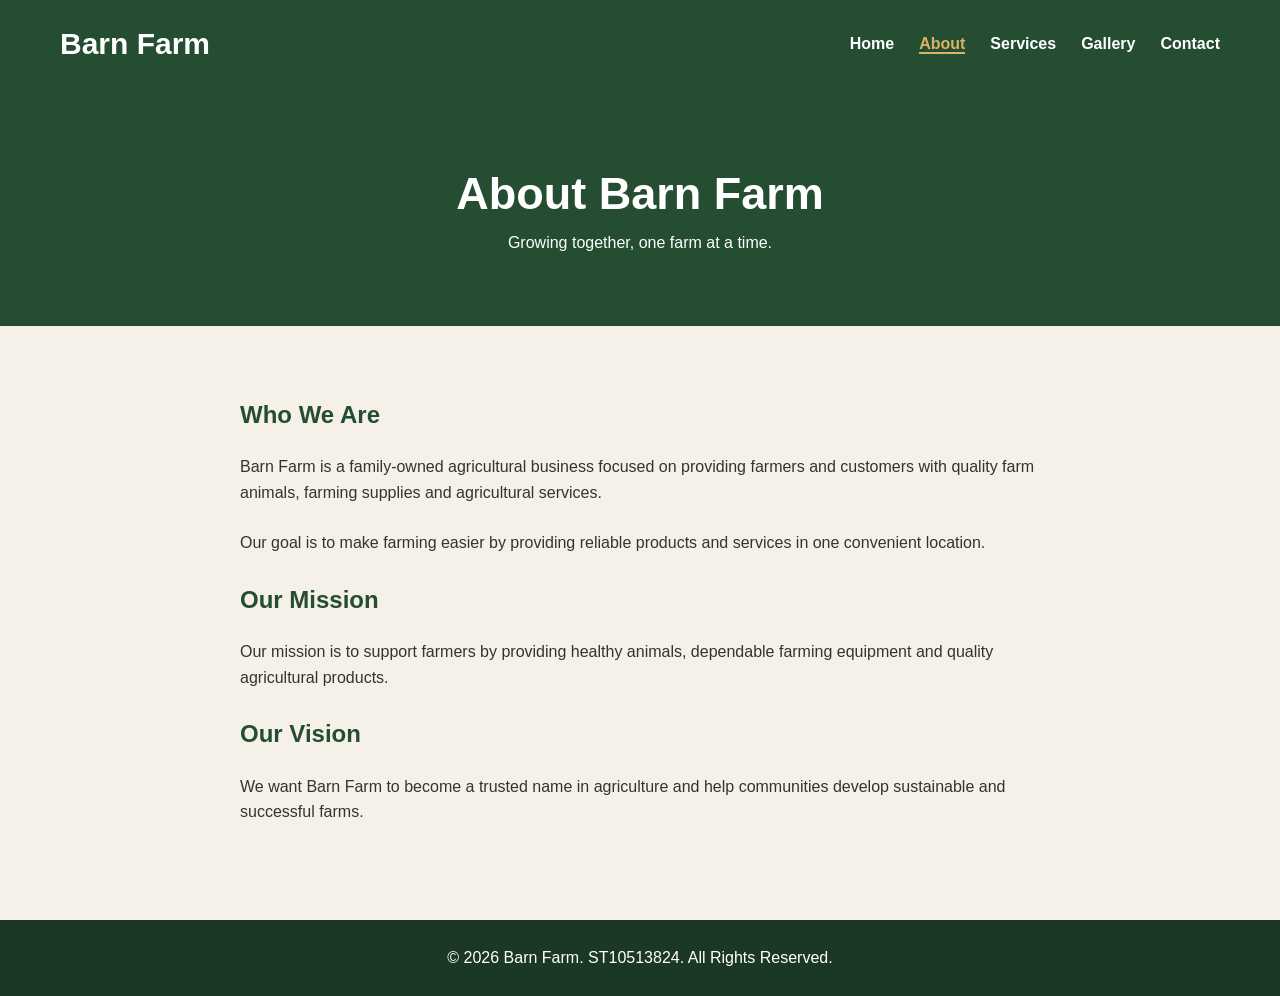
<file: Nature's Barn Farm/about.html>
<!DOCTYPE html>
<html lang="en">
<head>
    <meta charset="UTF-8">
    <meta name="viewport" content="width=device-width, initial-scale=1.0">

    <title>About Us | Barn Farm</title>

    <meta name="description"
    content="Learn more about Barn Farm, our background, values and commitment to providing quality farming products and agricultural services.">

    <meta name="keywords"
    content="About Barn Farm, farm background, agricultural services, farming">

    <meta name="author" content="Barn Farm">

    <meta property="og:title" content="About Us | Barn Farm">

    <meta property="og:description"
    content="Discover the story, values and purpose behind Barn Farm.">

    <meta property="og:type" content="website">

    <link rel="stylesheet" href="CSS/styles.css">
</head>

<body>

    <header>
        <nav>
            <h1>Barn Farm</h1>

            <ul>
                <li><a href="index.html">Home</a></li>
                <li><a href="about.html">About</a></li>
                <li><a href="services.html">Services</a></li>
                <li><a href="gallery.html">Gallery</a></li>
                <li><a href="contact.html">Contact</a></li>
            </ul>
        </nav>
    </header>

    <main>

        <section class="page-header">
            <h2>About Barn Farm</h2>
            <p>Growing together, one farm at a time.</p>
        </section>

        <section class="about">

            <div class="about-text">
                <h2>Who We Are</h2>

                <p>
                    Barn Farm is a family-owned agricultural business focused
                    on providing farmers and customers with quality farm
                    animals, farming supplies and agricultural services.
                </p>

                <p>
                    Our goal is to make farming easier by providing reliable
                    products and services in one convenient location.
                </p>

                <h2>Our Mission</h2>

                <p>
                    Our mission is to support farmers by providing healthy
                    animals, dependable farming equipment and quality
                    agricultural products.
                </p>

                <h2>Our Vision</h2>

                <p>
                    We want Barn Farm to become a trusted name in agriculture
                    and help communities develop sustainable and successful
                    farms.
                </p>
            </div>

        </section>

    </main>

    <footer>
        <p>&copy; 2026 Barn Farm. ST10513824. All Rights Reserved.</p>
    </footer>

    <script src="JS/script.js"></script>

</body>
</html>
</file>
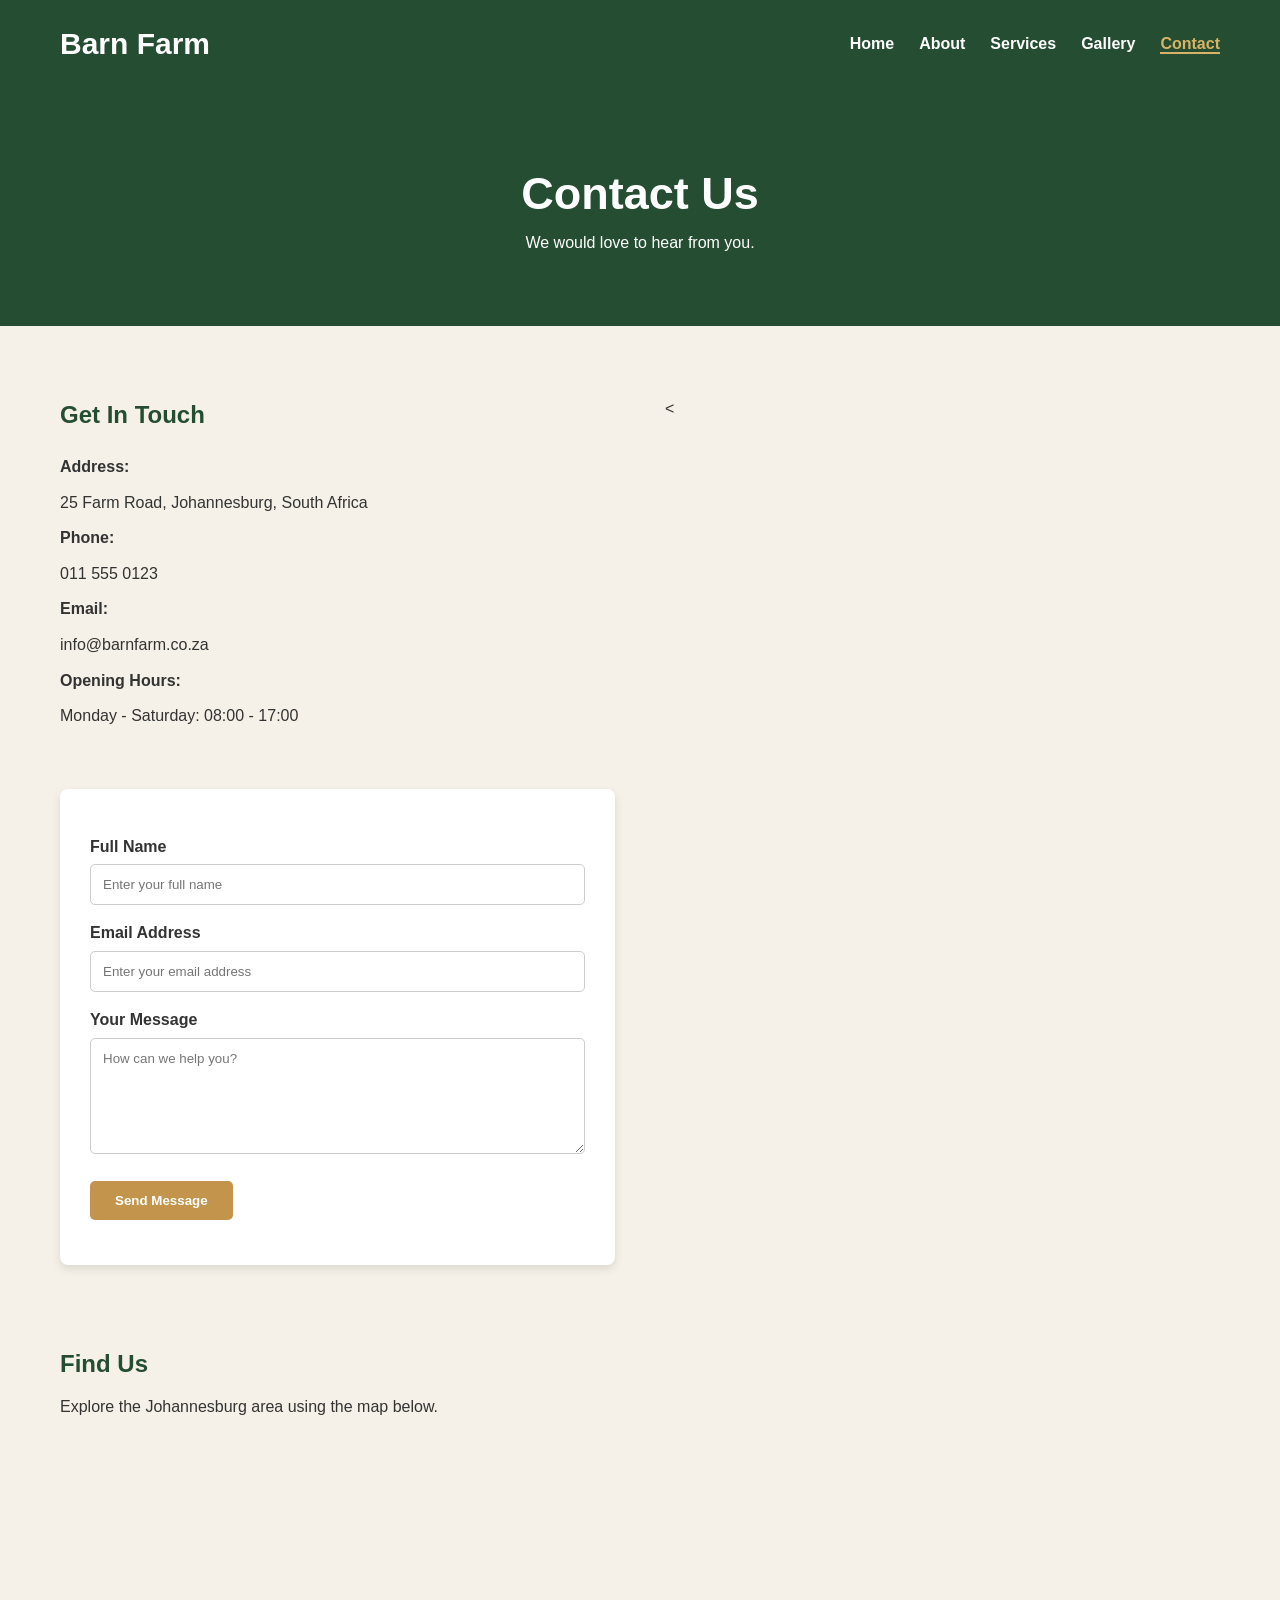
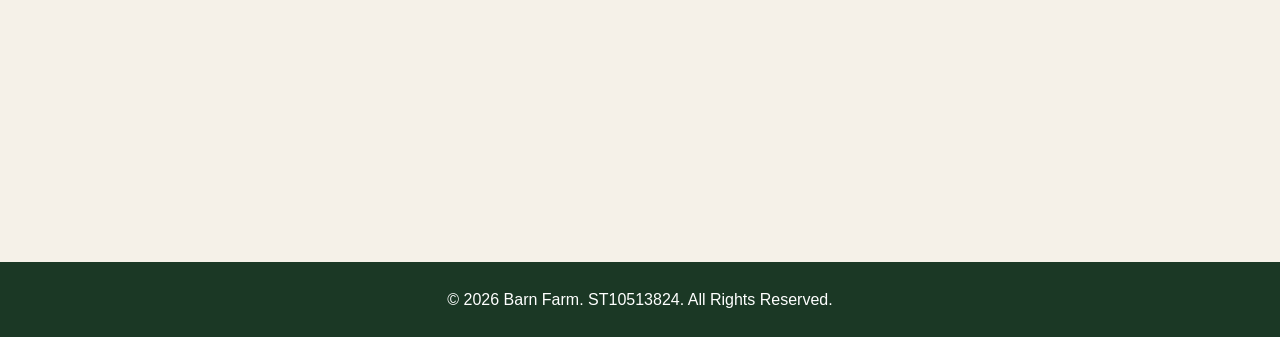
<file: Nature's Barn Farm/contact.html>
<!DOCTYPE html>
<html lang="en">
<head>
    <meta charset="UTF-8">
    <meta name="viewport" content="width=device-width, initial-scale=1.0">
    <link rel="stylesheet" href="CSS/styles.css">
    <title>Contact Barn Farm | Get in Touch</title>
<meta name="description"
content="Contact Barn Farm for enquiries about livestock,
farming products, animal feed and agricultural services.">
<meta name="author" content="Barn Farm">
</head>

<body>

    <header>
        <nav>
            <h1>Barn Farm</h1>

            <ul>
                <li><a href="index.html">Home</a></li>
                <li><a href="about.html">About</a></li>
                <li><a href="services.html">Services</a></li>
                <li><a href="gallery.html">Gallery</a></li>
                <li><a href="contact.html">Contact</a></li>
            </ul>
        </nav>
    </header>

    <main>

        <section class="page-header">
            <h2>Contact Us</h2>
            <p>We would love to hear from you.</p>
        </section>

        <section class="contact">

            <div class="contact-info">

                <h2>Get In Touch</h2>

                <p><strong>Address:</strong></p>
                <p>25 Farm Road, Johannesburg, South Africa</p>

                <p><strong>Phone:</strong></p>
                <p>011 555 0123</p>

                <p><strong>Email:</strong></p>
                <p>info@barnfarm.co.za</p>

                <p><strong>Opening Hours:</strong></p>
                <p>Monday - Saturday: 08:00 - 17:00</p>

            </div>

            <<form id="contactForm">

    <label for="name">Full Name</label>
    <input
        type="text"
        id="name"
        name="name"
        placeholder="Enter your full name"
        minlength="2"
        required
    >

    <label for="email">Email Address</label>
    <input
        type="email"
        id="email"
        name="email"
        placeholder="Enter your email address"
        required
    >

    <label for="message">Your Message</label>
    <textarea
        id="message"
        name="message"
        rows="6"
        minlength="10"
        placeholder="How can we help you?"
        required
    ></textarea>

    <button type="submit">Send Message</button>

    <p id="formFeedback"
       class="form-feedback"
       role="status"
       aria-live="polite">
    </p>

</form>

<div class="map-container">

    <h2>Find Us</h2>

    <p>Explore the Johannesburg area using the map below.</p>

    <iframe
    src="https://www.google.com/maps?q=Johannesburg,South+Africa&output=embed"
    width="100%"
    height="350"
    style="border:0;"
    allowfullscreen
    loading="lazy"
    referrerpolicy="no-referrer-when-downgrade"
    title="Map showing Johannesburg, South Africa">
</iframe>

</div>

        </section>

    </main>

    <footer>
        <p>&copy; 2026 Barn Farm. ST10513824. All Rights Reserved.</p>
    </footer>

    <script src="JS/script.js"></script>

</body>
</html>
</file>
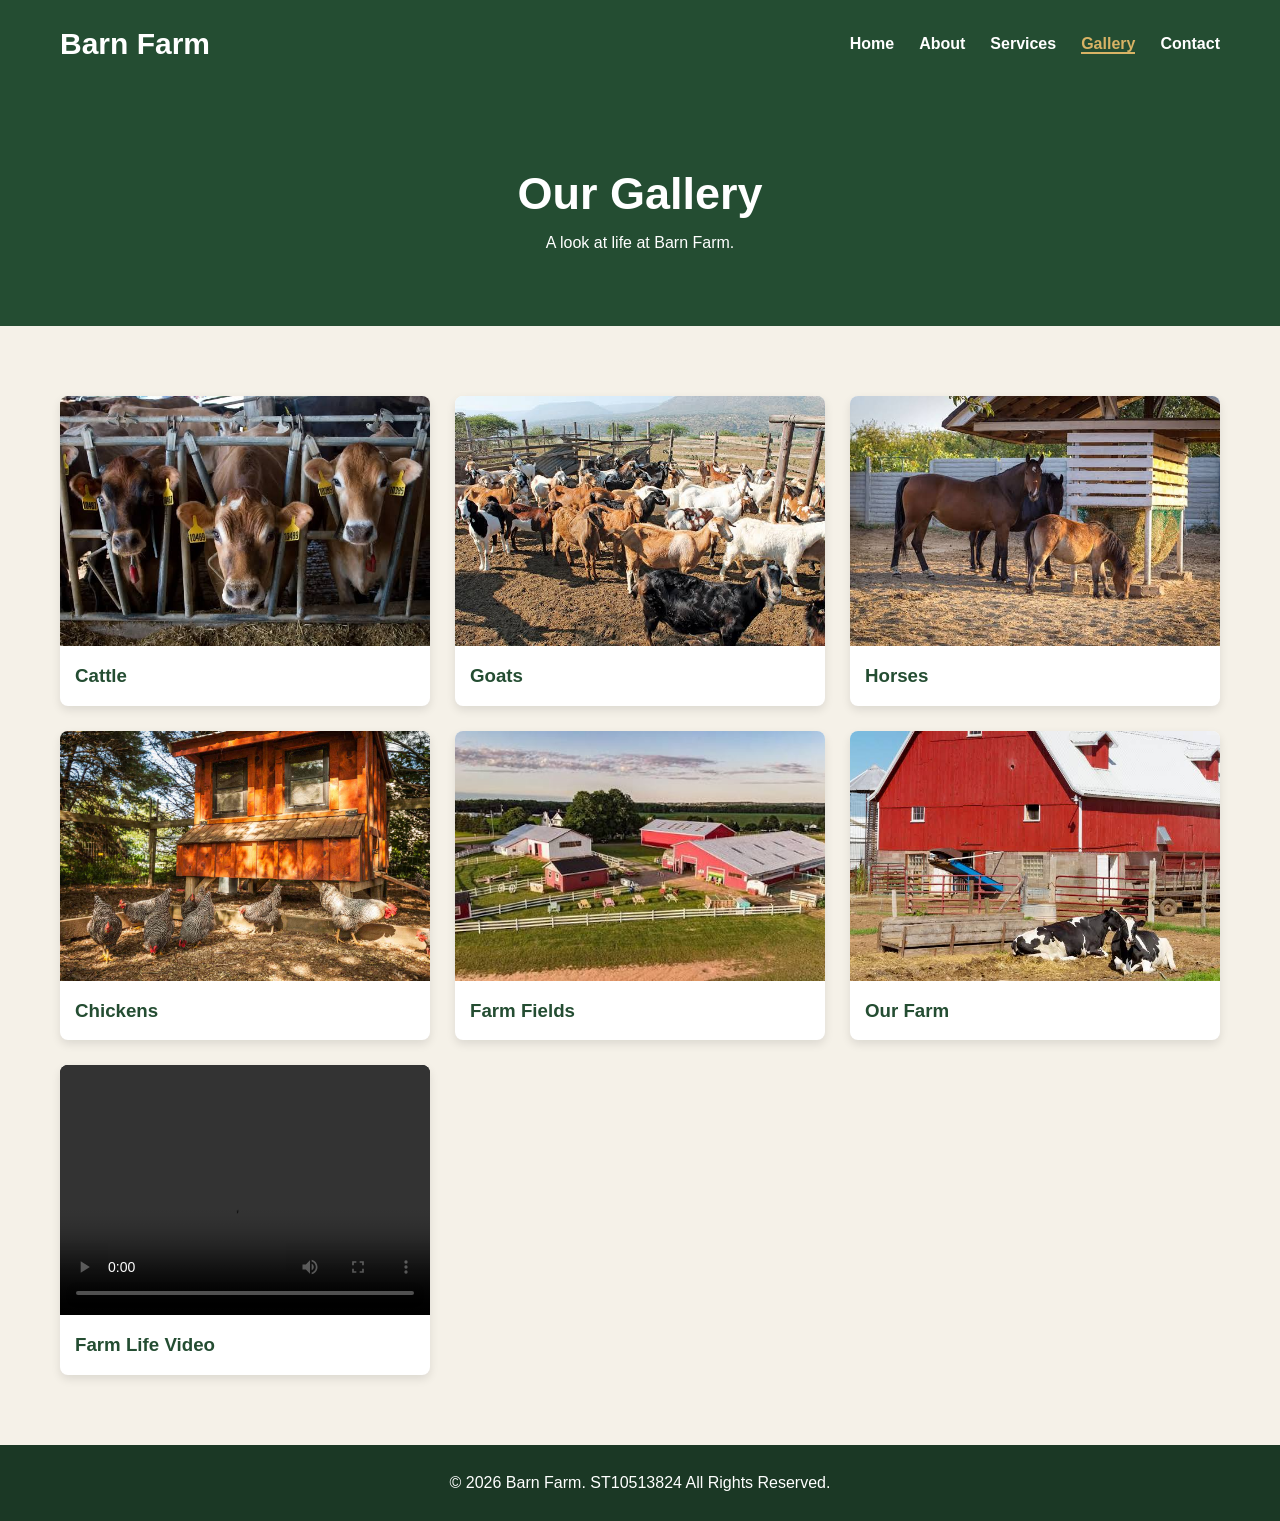
<file: Nature's Barn Farm/gallery.html>
<!DOCTYPE html>
<html lang="en">
<head>
    <meta charset="UTF-8">
    <meta name="viewport" content="width=device-width, initial-scale=1.0">
    <link rel="stylesheet" href="CSS/styles.css">
    <title>Farm Animals Gallery | Barn Farm</title>
<meta name="description"
content="Explore the Barn Farm gallery featuring cattle,
goats, horses, chickens and beautiful farm landscapes.">
<meta name="author" content="Barn Farm">
</head>

<body>

    <header>
        <nav>
            <h1>Barn Farm</h1>

            <ul>
                <li><a href="index.html">Home</a></li>
                <li><a href="about.html">About</a></li>
                <li><a href="services.html">Services</a></li>
                <li><a href="gallery.html">Gallery</a></li>
                <li><a href="contact.html">Contact</a></li>
            </ul>
        </nav>
    </header>

    <main>

        <section class="page-header">
            <h2>Our Gallery</h2>
            <p>A look at life at Barn Farm.</p>
        </section>

        <section class="gallery">

            <div class="gallery-item">
                <img src="images/cows.jpg"
                     alt="Cow on a farm">
                <h3>Cattle</h3>
            </div>

            <div class="gallery-item">
                <img src="images/goats.jpg"
                     alt="Goat">
                <h3>Goats</h3>
            </div>

            <div class="gallery-item">
                <img src="images/horses.jpg"
                     alt="Horse">
                <h3>Horses</h3>
            </div>

            <div class="gallery-item">
                <img src="images/chickens.jpg"
                     alt="Chicken">
                <h3>Chickens</h3>
            </div>

            <div class="gallery-item">
                <img src="images/farm_landscape.jpg"
                     alt="Farm field">
                <h3>Farm Fields</h3>
            </div>

            <div class="gallery-item">
    <img src="images/farm.jpg"
         alt="Farm landscape">
    <h3>Our Farm</h3>
</div>

<div class="gallery-item">
    <video controls width="100%">
        <source src="images/video of animals.mp4" type="video/mp4">
        Your browser does not support the video element.
    </video>
    <h3>Farm Life Video</h3>
</div>

        </section>

    </main>

    <footer>
        <p>&copy; 2026 Barn Farm. ST10513824 All Rights Reserved.</p>
    </footer>

    <script src="JS/script.js"></script>

</body>
</html>
</file>
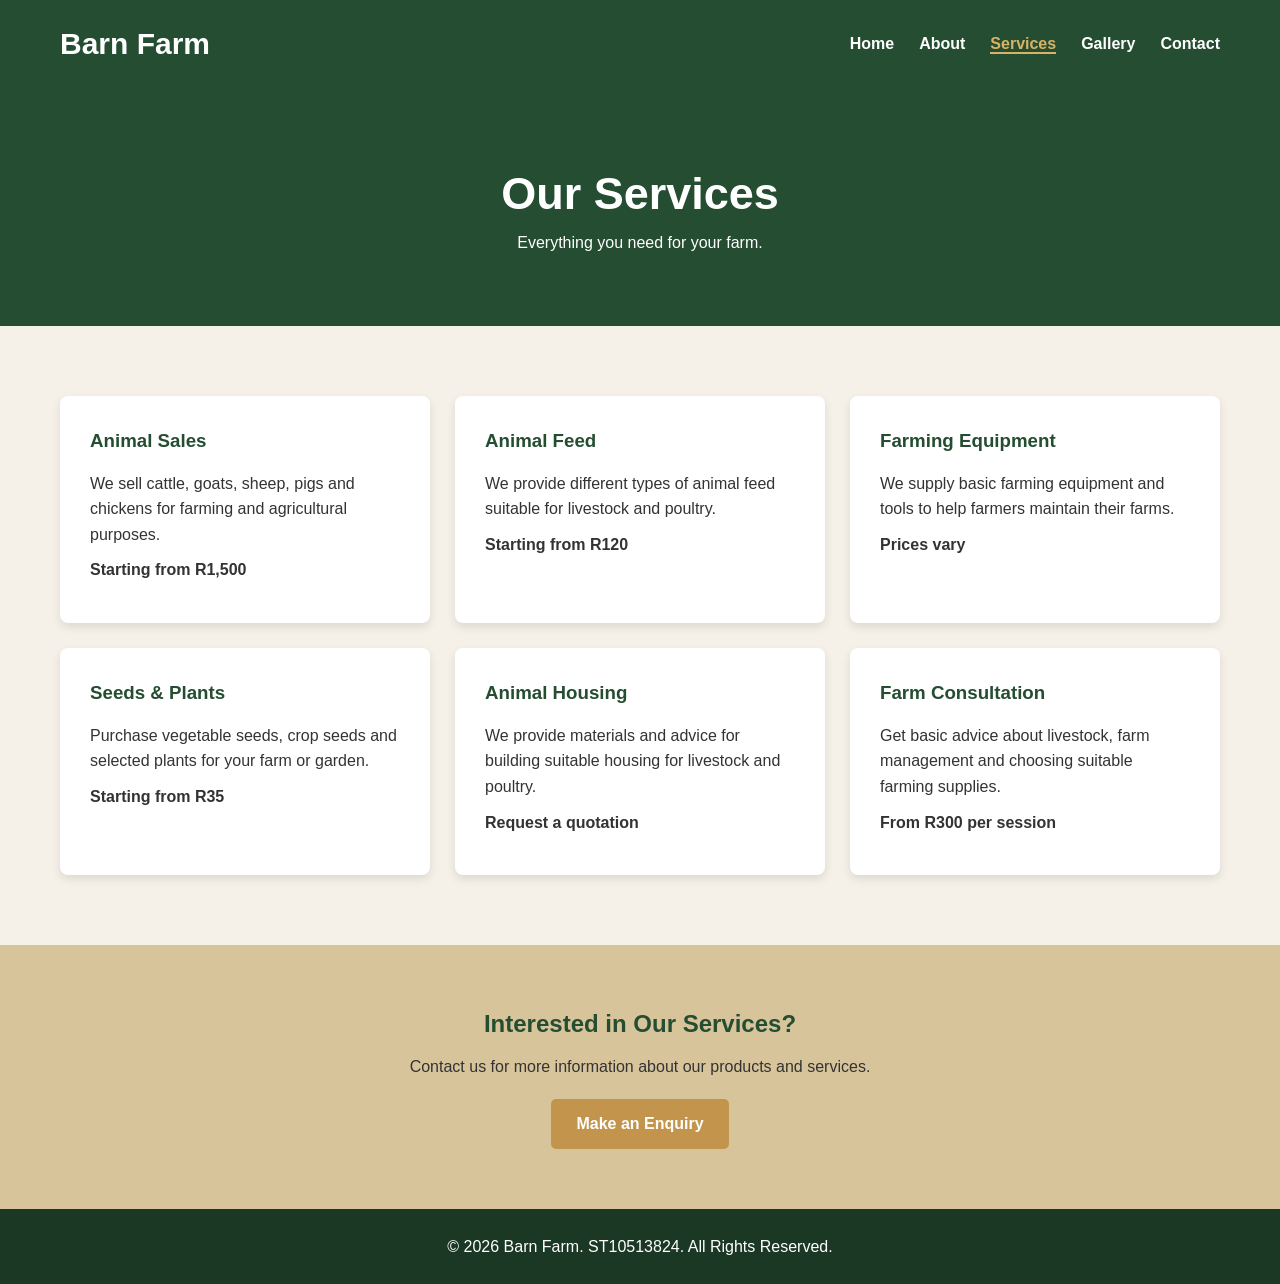
<file: Nature's Barn Farm/services.html>
<!DOCTYPE html>
<html lang="en">
<head>
    <meta charset="UTF-8">
    <meta name="viewport" content="width=device-width, initial-scale=1.0">

    <title>Farm Services and Products | Barn Farm</title>

    <meta name="description"
    content="Explore Barn Farm's livestock sales, animal feed, farming equipment, seeds and agricultural services.">

    <meta name="keywords"
    content="Barn Farm, animal sales, animal feed, farming equipment, seeds, agricultural services">

    <meta name="author" content="Barn Farm">

    <meta property="og:title" content="Farm Services and Products | Barn Farm">

    <meta property="og:description"
    content="Discover livestock, farming supplies and agricultural services at Barn Farm.">

    <meta property="og:type" content="website">

    <link rel="stylesheet" href="CSS/styles.css">
</head>

<body>

    <header>
        <nav>
            <h1>Barn Farm</h1>

            <ul>
                <li><a href="index.html">Home</a></li>
                <li><a href="about.html">About</a></li>
                <li><a href="services.html">Services</a></li>
                <li><a href="gallery.html">Gallery</a></li>
                <li><a href="contact.html">Contact</a></li>
            </ul>
        </nav>
    </header>

    <main>

        <section class="page-header">
            <h2>Our Services</h2>
            <p>Everything you need for your farm.</p>
        </section>

        <section class="services">

            <div class="service-card">
                <h3>Animal Sales</h3>
                <p>
                    We sell cattle, goats, sheep, pigs and chickens for
                    farming and agricultural purposes.
                </p>
                <p><strong>Starting from R1,500</strong></p>
            </div>

            <div class="service-card">
                <h3>Animal Feed</h3>
                <p>
                    We provide different types of animal feed suitable for
                    livestock and poultry.
                </p>
                <p><strong>Starting from R120</strong></p>
            </div>

            <div class="service-card">
                <h3>Farming Equipment</h3>
                <p>
                    We supply basic farming equipment and tools to help
                    farmers maintain their farms.
                </p>
                <p><strong>Prices vary</strong></p>
            </div>

            <div class="service-card">
                <h3>Seeds & Plants</h3>
                <p>
                    Purchase vegetable seeds, crop seeds and selected plants
                    for your farm or garden.
                </p>
                <p><strong>Starting from R35</strong></p>
            </div>

            <div class="service-card">
                <h3>Animal Housing</h3>
                <p>
                    We provide materials and advice for building suitable
                    housing for livestock and poultry.
                </p>
                <p><strong>Request a quotation</strong></p>
            </div>

            <div class="service-card">
                <h3>Farm Consultation</h3>
                <p>
                    Get basic advice about livestock, farm management and
                    choosing suitable farming supplies.
                </p>
                <p><strong>From R300 per session</strong></p>
            </div>

        </section>

        <section class="cta">
    <h2>Interested in Our Services?</h2>
    <p>Contact us for more information about our products and services.</p>
    <a href="contact.html" class="button">Make an Enquiry</a>
</section>

    </main>

    <footer>
        <p>&copy; 2026 Barn Farm. ST10513824. All Rights Reserved.</p>
    </footer>

    <script src="JS/script.js"></script>

</body>
</html>
</file>
<file: Nature's Barn Farm/CSS/styles.css>
* {
    margin: 0;
    padding: 0;
    box-sizing: border-box;
}

body {
    font-family: Arial, sans-serif;
    background-color: #f5f1e8;
    color: #333;
    line-height: 1.6;
}

header {
    background-color: #244d32;
    color: white;
}

nav {
    max-width: 1200px;
    margin: auto;
    padding: 20px;
    display: flex;
    justify-content: space-between;
    align-items: center;
}

nav h1 {
    font-size: 30px;
}

nav ul {
    list-style: none;
    display: flex;
    gap: 25px;
}

nav a {
    color: white;
    text-decoration: none;
    font-weight: bold;
    transition: color 0.3s ease;
}

nav a:hover {
    color: #d8b365;
}

nav a.active {
    color: #d8b365;
    border-bottom: 2px solid #d8b365;
}

.hero {
    min-height: 600px;
    background-image:
        linear-gradient(rgba(0, 0, 0, 0.45), rgba(0, 0, 0, 0.45)),
        url("../images/farm-background.jpg");
    background-size: cover;
    background-position: center;
    display: flex;
    align-items: center;
    padding: 40px;
}

.hero-content {
    max-width: 700px;
    padding: 20px;
    opacity: 0;
    transform: translateY(30px);
    transition: all 1s ease;
}

.hero-content.show {
    opacity: 1;
    transform: translateY(0);
}

.hero h2 {
    font-size: 55px;
    margin-bottom: 20px;
    color: white;
}

.hero p {
    font-size: 20px;
    margin-bottom: 30px;
    color: white;
}

.button,
button {
    display: inline-block;
    background-color: #c3954c;
    color: white;
    padding: 12px 25px;
    border: none;
    text-decoration: none;
    font-weight: bold;
    cursor: pointer;
    border-radius: 5px;
    transition: background-color 0.3s ease;
}

.button:hover,
button:hover {
    background-color: #9b7439;
}

.welcome,
.about,
.services,
.gallery,
.contact {
    max-width: 1200px;
    margin: auto;
    padding: 70px 20px;
}

.welcome {
    text-align: center;
}

.welcome h2,
.about h2 {
    color: #244d32;
    margin-bottom: 20px;
}

.cards {
    margin-top: 40px;
    display: grid;
    grid-template-columns: repeat(3, 1fr);
    gap: 25px;
}

.card {
    background-color: white;
    padding: 30px;
    border-radius: 8px;
    box-shadow: 0 4px 10px rgba(0, 0, 0, 0.1);
}

.card h3 {
    color: #244d32;
    margin-bottom: 15px;
}

.page-header {
    background-color: #244d32;
    color: white;
    text-align: center;
    padding: 70px 20px;
}

.page-header h2 {
    font-size: 45px;
}

.about-text {
    max-width: 800px;
    margin: auto;
}

.about-text p {
    margin-bottom: 25px;
}

.services {
    display: grid;
    grid-template-columns: repeat(3, 1fr);
    gap: 25px;
}

.service-card {
    background-color: white;
    padding: 30px;
    border-radius: 8px;
    box-shadow: 0 4px 10px rgba(0, 0, 0, 0.1);
}

.service-card h3 {
    color: #244d32;
    margin-bottom: 15px;
}

.service-card p {
    margin-bottom: 10px;
}

.gallery {
    display: grid;
    grid-template-columns: repeat(3, 1fr);
    gap: 25px;
}

.gallery-item {
    background-color: white;
    border-radius: 8px;
    overflow: hidden;
    box-shadow: 0 4px 10px rgba(0, 0, 0, 0.1);
}

.gallery-item img {
    width: 100%;
    height: 250px;
    object-fit: cover;
    display: block;
}

.gallery-item h3 {
    padding: 15px;
    color: #244d32;
}

.contact {
    display: grid;
    grid-template-columns: 1fr 1fr;
    gap: 50px;
}

.contact-info h2 {
    color: #244d32;
    margin-bottom: 20px;
}

.contact-info p {
    margin-bottom: 10px;
}

form {
    background-color: white;
    padding: 30px;
    border-radius: 8px;
    box-shadow: 0 4px 10px rgba(0, 0, 0, 0.1);
}

form label {
    display: block;
    margin-top: 15px;
    margin-bottom: 5px;
    font-weight: bold;
}

form input,
form textarea {
    width: 100%;
    padding: 12px;
    border: 1px solid #ccc;
    border-radius: 5px;
    font-family: Arial, sans-serif;
}

form input:focus,
form textarea:focus {
    outline: none;
    border-color: #244d32;
    box-shadow: 0 0 5px rgba(36, 77, 50, 0.3);
}

form button {
    margin-top: 20px;
}

.cta {
    text-align: center;
    background-color: #d8c49a;
    padding: 60px 20px;
}

.cta h2 {
    color: #244d32;
    margin-bottom: 10px;
}

.cta p {
    margin-bottom: 20px;
}

footer {
    background-color: #1b3825;
    color: white;
    text-align: center;
    padding: 25px;
}

.reveal {
    opacity: 0;
    transform: translateY(30px);
    transition: opacity 0.7s ease, transform 0.7s ease;
}

.reveal.visible {
    opacity: 1;
    transform: translateY(0);
}

.form-feedback {
    margin-top: 15px;
    font-weight: bold;
}

.form-feedback.success {
    color: #24743c;
}

.form-feedback.error {
    color: #c62828;
}

.map-container {
    grid-column: 1 / -1;
    margin-top: 30px;
}

.map-container h2 {
    color: #244d32;
    margin-bottom: 10px;
}

.map-container iframe {
    margin-top: 15px;
    border-radius: 8px;
    max-width: 100%;
}

@media (max-width: 768px) {
    nav {
        flex-direction: column;
        gap: 20px;
    }

    nav ul {
        flex-direction: column;
        text-align: center;
        gap: 10px;
    }

    .hero {
        min-height: 450px;
        padding: 20px;
    }

    .hero h2 {
        font-size: 40px;
    }

    .cards,
    .services,
    .gallery,
    .contact {
        grid-template-columns: 1fr;
    }

    .page-header h2 {
        font-size: 35px;
    }
}

@media (prefers-reduced-motion: reduce) {
    *,
    *::before,
    *::after {
        animation-duration: 0.01ms !important;
        transition-duration: 0.01ms !important;
        scroll-behavior: auto !important;
    }
}

.gallery-item video {
    width: 100%;
    height: 250px;
    object-fit: cover;
    display: block;
    background-color: #000;
}
</file>
